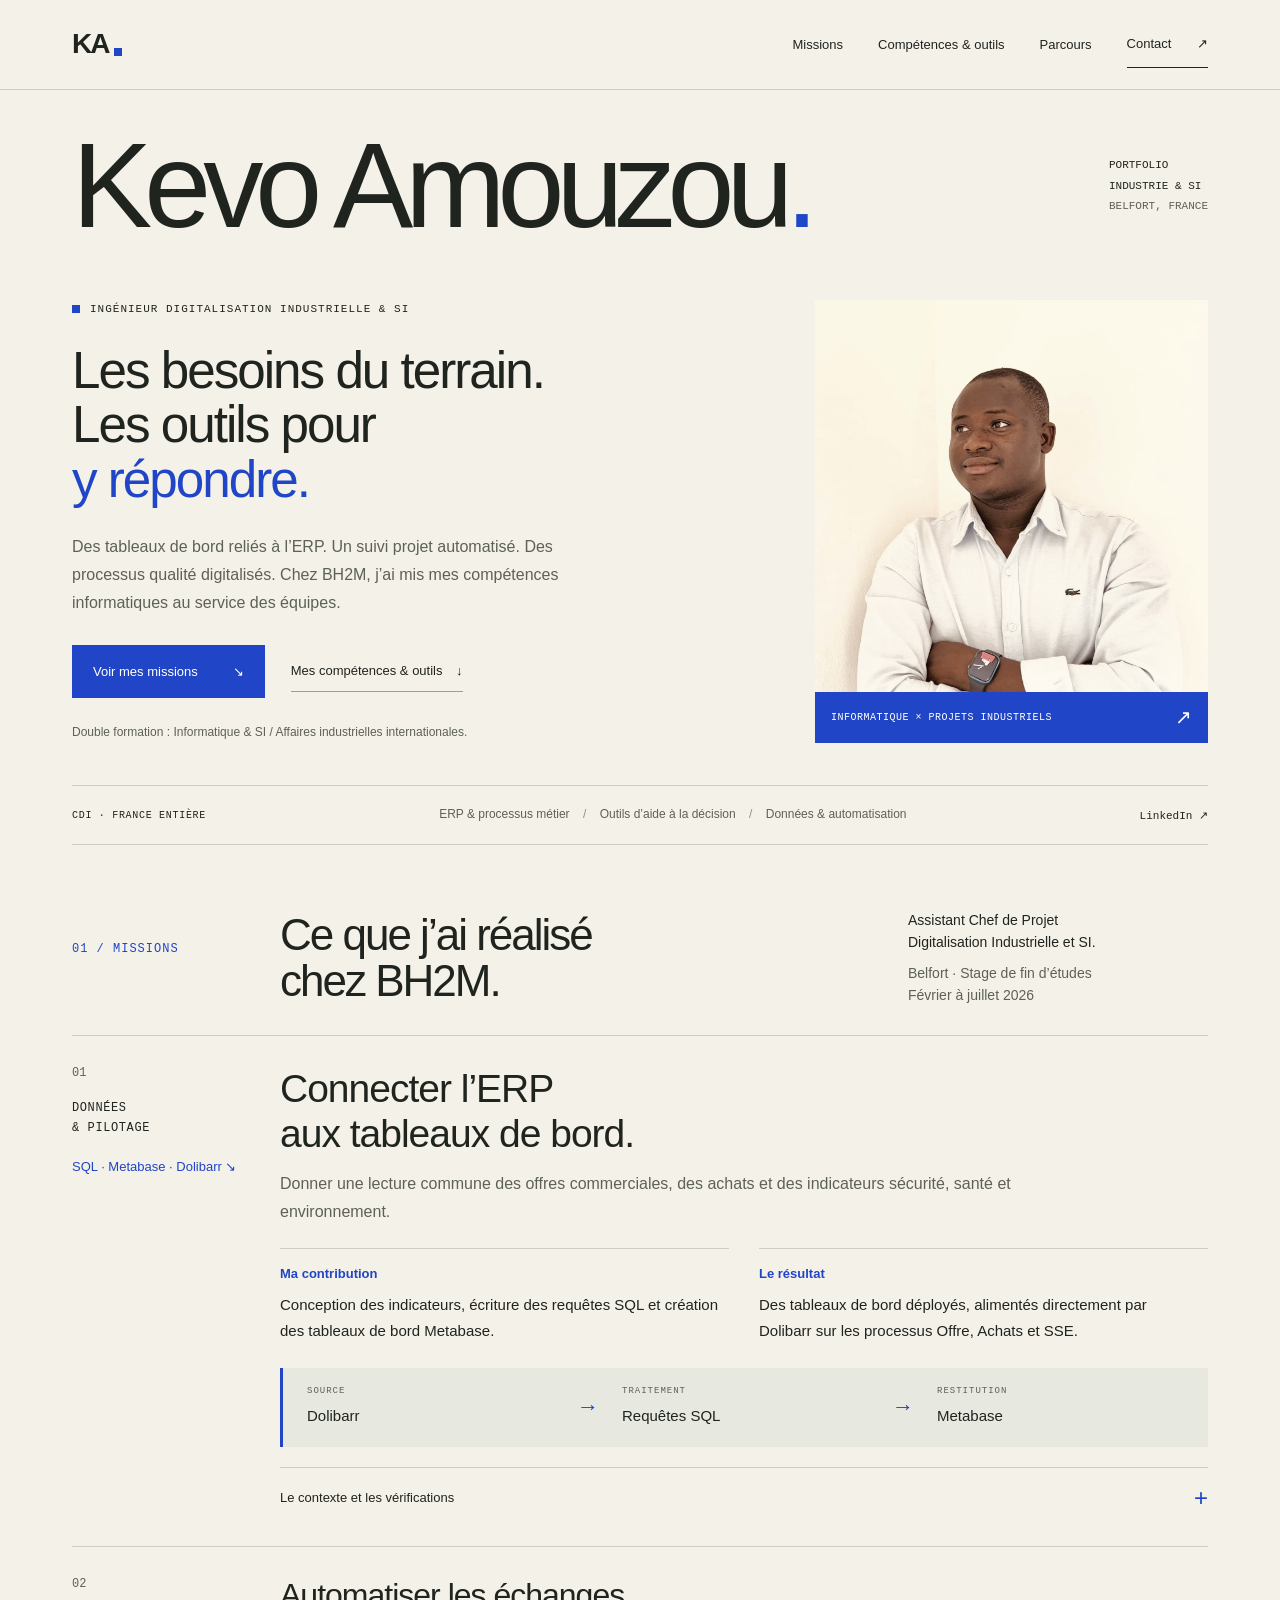
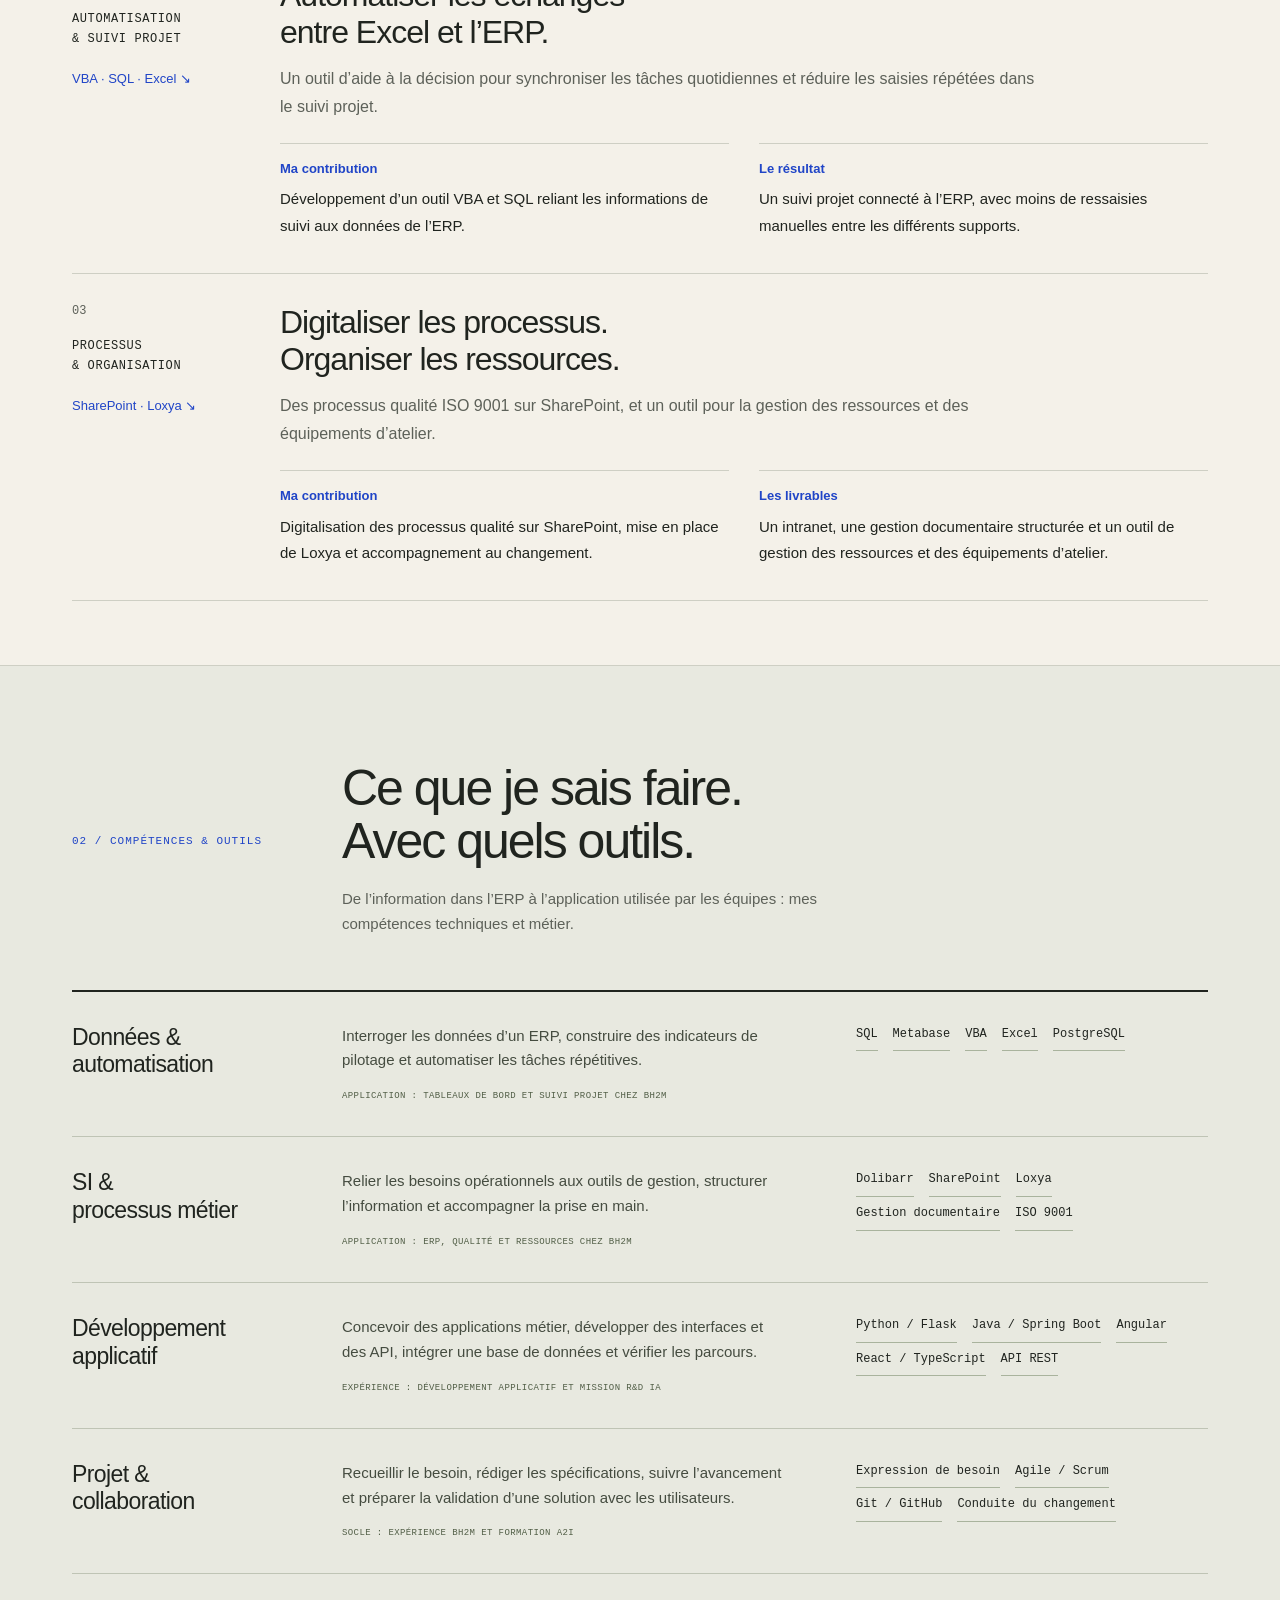
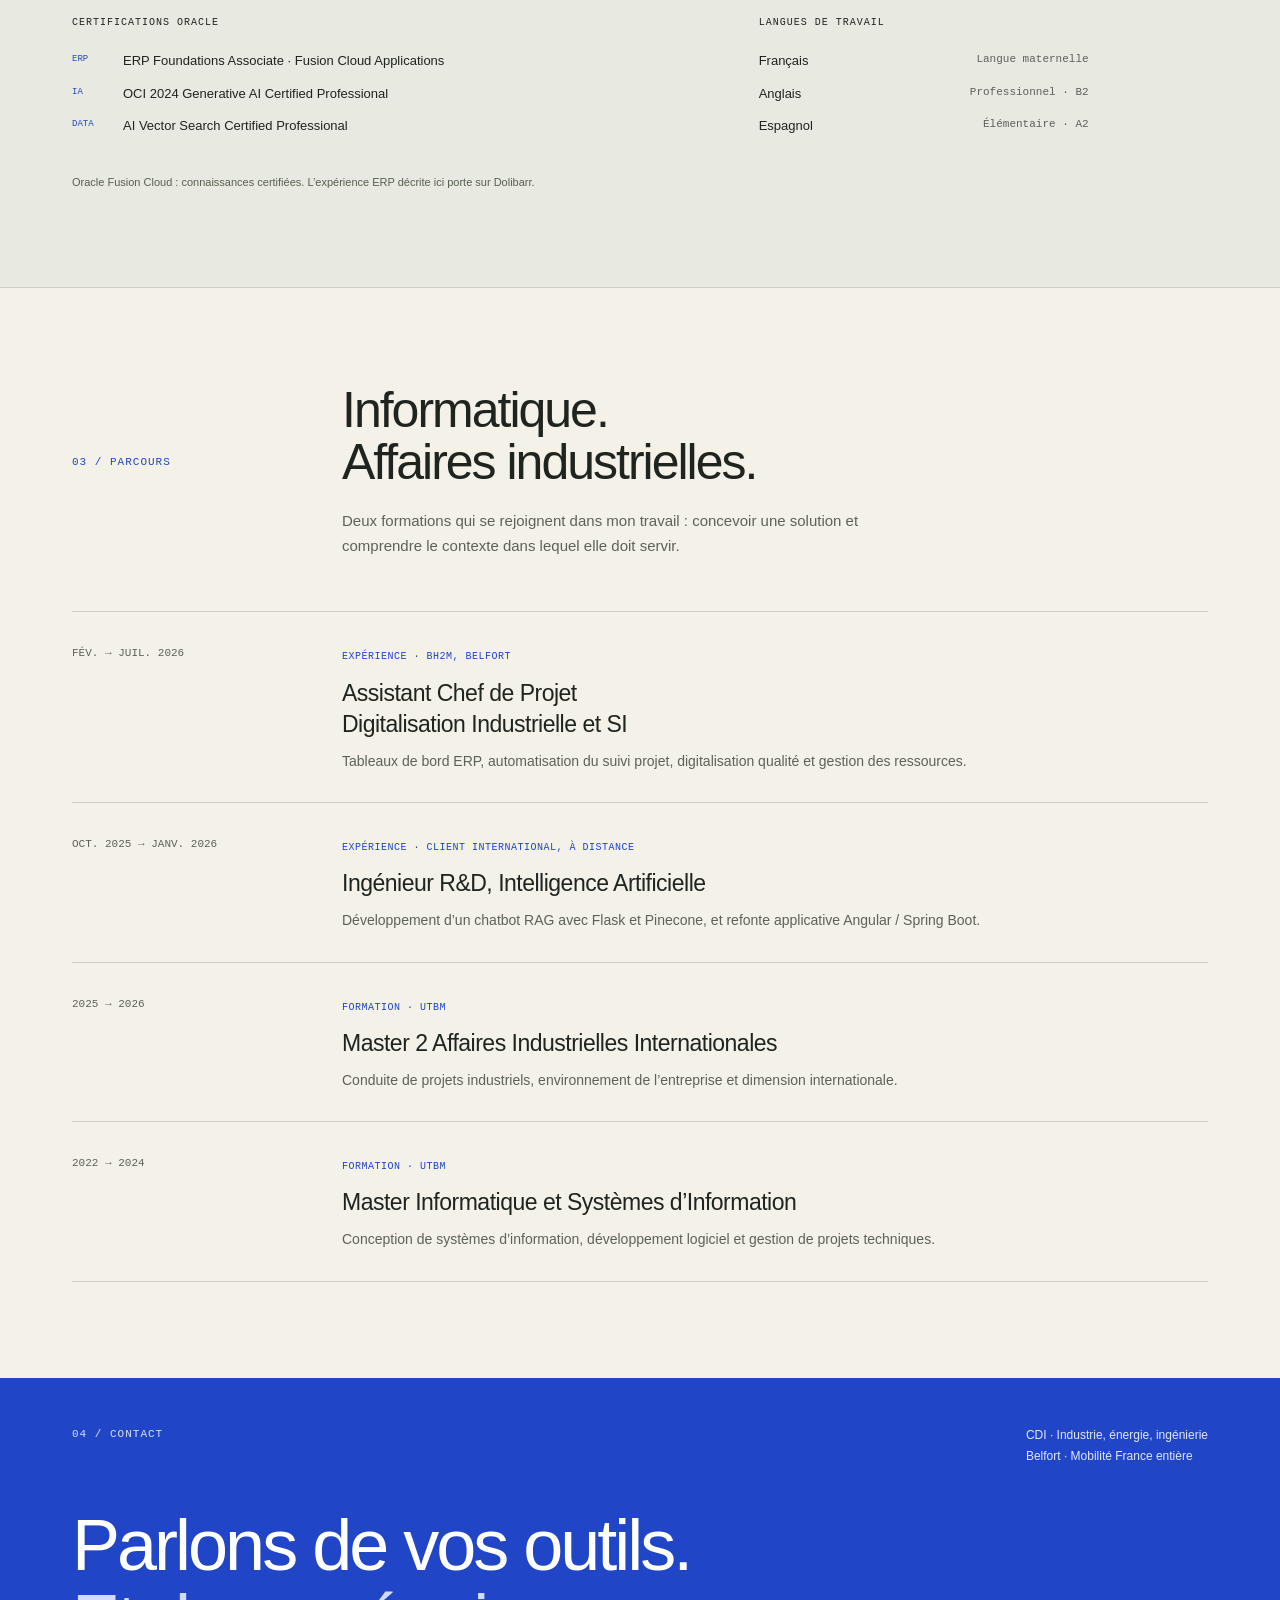
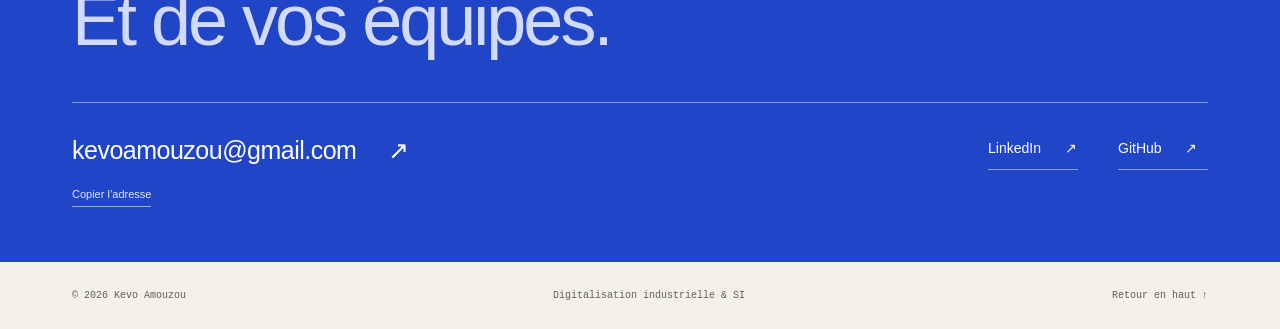
<file: index.html>
<!doctype html>
<html lang="fr">
<head>
  <meta charset="utf-8">
  <meta name="viewport" content="width=device-width, initial-scale=1">
  <meta name="description" content="Kevo Amouzou, digitalisation industrielle et systèmes d’information. Missions BH2M, compétences, outils et parcours.">
  <meta name="theme-color" content="#f4f1e9">
  <title>Kevo Amouzou · Digitalisation industrielle & SI</title>
  <link rel="canonical" href="https://kevo-amouzou.pages.dev/">
  <link rel="icon" href="/images/icon-192.png" type="image/png">
  <link rel="apple-touch-icon" href="/images/icon-512.png">
  <link rel="manifest" href="/manifest.json">
  <meta property="og:type" content="website">
  <meta property="og:locale" content="fr_FR">
  <meta property="og:title" content="Kevo Amouzou · Digitalisation industrielle & SI">
  <meta property="og:description" content="Missions BH2M, outils métier, données et automatisation. Double formation en informatique et affaires industrielles internationales.">
  <meta property="og:url" content="https://kevo-amouzou.pages.dev/">
  <meta property="og:image" content="https://kevo-amouzou.pages.dev/images/kevo.jpeg">
  <meta property="og:image:alt" content="Kevo Amouzou">
  <meta name="twitter:card" content="summary">
  <link rel="stylesheet" href="styles.css">
  <script src="script.js" defer></script>
</head>
<body>
<a class="skip" href="#contenu">Aller au contenu</a>
<header class="header wrap">
  <a class="identity" href="#accueil" aria-label="Kevo Amouzou, accueil">KA<span class="square" aria-hidden="true"></span></a>
  <nav aria-label="Navigation principale"><a href="#realisations">Missions</a><a href="#competences">Compétences & outils</a><a href="#parcours">Parcours</a><a href="#contact" class="nav-contact">Contact <span aria-hidden="true">↗</span></a></nav>
</header>
<main id="contenu">
  <section id="accueil" class="hero wrap" aria-labelledby="nom">
    <div class="name-line"><h1 id="nom">Kevo Amouzou<span>.</span></h1><p class="folio">PORTFOLIO<br>INDUSTRIE & SI<br><span>BELFORT, FRANCE</span></p></div>
    <div class="hero-grid">
      <div class="hero-copy"><p class="eyebrow"><span class="square" aria-hidden="true"></span> INGÉNIEUR DIGITALISATION INDUSTRIELLE & SI</p><h2>Les besoins du terrain.<br>Les outils pour<br><span>y répondre.</span></h2><p class="intro">Des tableaux de bord reliés à l’ERP. Un suivi projet automatisé. Des processus qualité digitalisés. Chez BH2M, j’ai mis mes compétences informatiques au service des équipes.</p><div class="actions"><a href="#realisations" class="button">Voir mes missions <span aria-hidden="true">↘</span></a><a href="#competences" class="text-link">Mes compétences & outils <span aria-hidden="true">↓</span></a></div><p class="hero-note">Double formation : Informatique & SI / Affaires industrielles internationales.</p></div>
      <figure class="hero-portrait"><img src="images/kevo.jpeg" alt="Kevo Amouzou" width="500" height="500" fetchpriority="high"><figcaption><span>INFORMATIQUE × PROJETS INDUSTRIELS</span><span aria-hidden="true">↗</span></figcaption></figure>
    </div>
    <div class="hero-bottom"><span>CDI · FRANCE ENTIÈRE</span><p>ERP & processus métier <span>/</span> Outils d’aide à la décision <span>/</span> Données & automatisation</p><a href="https://www.linkedin.com/in/kevo-amouzou" target="_blank" rel="noopener noreferrer">LinkedIn ↗<span class="sr-only"> (nouvelle fenêtre)</span></a></div>
  </section>
  <section id="realisations" class="section wrap" aria-labelledby="missions-title">
    <div class="section-heading"><p class="eyebrow">01 / MISSIONS</p><div class="mission-heading"><h2 id="missions-title">Ce que j’ai réalisé<br>chez BH2M.</h2><p>Assistant Chef de Projet<br>Digitalisation Industrielle et SI.<br><span>Belfort · Stage de fin d’études<br>Février à juillet 2026</span></p></div></div>
    <article class="mission mission-main">
      <div class="mission-aside"><span class="mission-number">01</span><span class="discipline">DONNÉES<br> & PILOTAGE</span><a href="#outil-data">SQL · Metabase · Dolibarr <span aria-hidden="true">↘</span></a></div>
      <div class="mission-content"><h3>Connecter l’ERP<br>aux tableaux de bord.</h3><p class="mission-lead">Donner une lecture commune des offres commerciales, des achats et des indicateurs sécurité, santé et environnement.</p>
        <div class="mission-proof"><div><h4>Ma contribution</h4><p>Conception des indicateurs, écriture des requêtes SQL et création des tableaux de bord Metabase.</p></div><div><h4>Le résultat</h4><p>Des tableaux de bord déployés, alimentés directement par Dolibarr sur les processus Offre, Achats et SSE.</p></div></div>
        <div class="case-flow" aria-label="Chaîne de données : ERP Dolibarr, requêtes SQL, tableaux de bord Metabase"><span><small>SOURCE</small>Dolibarr</span><b aria-hidden="true">→</b><span><small>TRAITEMENT</small>Requêtes SQL</span><b aria-hidden="true">→</b><span><small>RESTITUTION</small>Metabase</span></div>
        <details><summary>Le contexte et les vérifications <span aria-hidden="true">+</span></summary><div class="detail-grid two"><div><h4>Le besoin initial</h4><p>Les informations étaient dans l’ERP, mais le pilotage reposait sur des fichiers alimentés à la main. Il fallait fiabiliser les indicateurs et limiter la ressaisie.</p></div><div><h4>La fiabilité des indicateurs</h4><p>Vérification des règles de calcul et des statuts utilisés dans les requêtes. Le code et les données de BH2M restent confidentiels.</p></div></div></details>
      </div>
    </article>
    <article class="mission">
      <div class="mission-aside"><span class="mission-number">02</span><span class="discipline">AUTOMATISATION<br> & SUIVI PROJET</span><a href="#outil-data">VBA · SQL · Excel <span aria-hidden="true">↘</span></a></div>
      <div class="mission-content"><h3>Automatiser les échanges<br>entre Excel et l’ERP.</h3><p class="mission-lead">Un outil d’aide à la décision pour synchroniser les tâches quotidiennes et réduire les saisies répétées dans le suivi projet.</p>
        <div class="mission-proof"><div><h4>Ma contribution</h4><p>Développement d’un outil VBA et SQL reliant les informations de suivi aux données de l’ERP.</p></div><div><h4>Le résultat</h4><p>Un suivi projet connecté à l’ERP, avec moins de ressaisies manuelles entre les différents supports.</p></div></div>
      </div>
    </article>
    <article class="mission">
      <div class="mission-aside"><span class="mission-number">03</span><span class="discipline">PROCESSUS<br> & ORGANISATION</span><a href="#outil-si">SharePoint · Loxya <span aria-hidden="true">↘</span></a></div>
      <div class="mission-content"><h3>Digitaliser les processus.<br>Organiser les ressources.</h3><p class="mission-lead">Des processus qualité ISO 9001 sur SharePoint, et un outil pour la gestion des ressources et des équipements d’atelier.</p>
        <div class="mission-proof"><div><h4>Ma contribution</h4><p>Digitalisation des processus qualité sur SharePoint, mise en place de Loxya et accompagnement au changement.</p></div><div><h4>Les livrables</h4><p>Un intranet, une gestion documentaire structurée et un outil de gestion des ressources et des équipements d’atelier.</p></div></div>
      </div>
    </article>
  </section>
  <section id="competences" class="skills-section" aria-labelledby="skills-title"><div class="wrap section">
    <div class="section-heading"><p class="eyebrow">02 / COMPÉTENCES & OUTILS</p><div><h2 id="skills-title">Ce que je sais faire.<br>Avec quels outils.</h2><p>De l’information dans l’ERP à l’application utilisée par les équipes : mes compétences techniques et métier.</p></div></div>
    <div class="skills-table">
      <article class="skill-row" id="outil-data"><h3>Données &<br> automatisation</h3><div><p>Interroger les données d’un ERP, construire des indicateurs de pilotage et automatiser les tâches répétitives.</p><p class="skill-evidence">APPLICATION : TABLEAUX DE BORD ET SUIVI PROJET CHEZ BH2M</p></div><ul class="tool-list"><li>SQL</li><li>Metabase</li><li>VBA</li><li>Excel</li><li>PostgreSQL</li></ul></article>
      <article class="skill-row" id="outil-si"><h3>SI &<br> processus métier</h3><div><p>Relier les besoins opérationnels aux outils de gestion, structurer l’information et accompagner la prise en main.</p><p class="skill-evidence">APPLICATION : ERP, QUALITÉ ET RESSOURCES CHEZ BH2M</p></div><ul class="tool-list"><li>Dolibarr</li><li>SharePoint</li><li>Loxya</li><li>Gestion documentaire</li><li>ISO 9001</li></ul></article>
      <article class="skill-row"><h3>Développement<br> applicatif</h3><div><p>Concevoir des applications métier, développer des interfaces et des API, intégrer une base de données et vérifier les parcours.</p><p class="skill-evidence">EXPÉRIENCE : DÉVELOPPEMENT APPLICATIF ET MISSION R&D IA</p></div><ul class="tool-list"><li>Python / Flask</li><li>Java / Spring Boot</li><li>Angular</li><li>React / TypeScript</li><li>API REST</li></ul></article>
      <article class="skill-row"><h3>Projet &<br> collaboration</h3><div><p>Recueillir le besoin, rédiger les spécifications, suivre l’avancement et préparer la validation d’une solution avec les utilisateurs.</p><p class="skill-evidence">SOCLE : EXPÉRIENCE BH2M ET FORMATION A2I</p></div><ul class="tool-list"><li>Expression de besoin</li><li>Agile / Scrum</li><li>Git / GitHub</li><li>Conduite du changement</li></ul></article>
    </div>
    <div class="qualifications"><div><p class="eyebrow">CERTIFICATIONS ORACLE</p><ul><li><span>ERP</span> ERP Foundations Associate · Fusion Cloud Applications</li><li><span>IA</span> OCI 2024 Generative AI Certified Professional</li><li><span>DATA</span> AI Vector Search Certified Professional</li></ul></div><div class="languages"><p class="eyebrow">LANGUES DE TRAVAIL</p><p>Français <span>Langue maternelle</span></p><p>Anglais <span>Professionnel · B2</span></p><p>Espagnol <span>Élémentaire · A2</span></p></div></div>
    <p class="cert-note">Oracle Fusion Cloud : connaissances certifiées. L’expérience ERP décrite ici porte sur Dolibarr.</p>
  </div></section>
  <section id="parcours" class="section wrap" aria-labelledby="parcours-title"><div class="section-heading"><p class="eyebrow">03 / PARCOURS</p><div><h2 id="parcours-title">Informatique.<br>Affaires industrielles.</h2><p>Deux formations qui se rejoignent dans mon travail : concevoir une solution et comprendre le contexte dans lequel elle doit servir.</p></div></div>
    <div class="timeline"><article><p class="date">FÉV. → JUIL. 2026</p><div><span class="entry-type">EXPÉRIENCE · BH2M, BELFORT</span><h3>Assistant Chef de Projet<br>Digitalisation Industrielle et SI</h3><p>Tableaux de bord ERP, automatisation du suivi projet, digitalisation qualité et gestion des ressources.</p></div></article><article><p class="date">OCT. 2025 → JANV. 2026</p><div><span class="entry-type">EXPÉRIENCE · CLIENT INTERNATIONAL, À DISTANCE</span><h3>Ingénieur R&D, Intelligence Artificielle</h3><p>Développement d’un chatbot RAG avec Flask et Pinecone, et refonte applicative Angular / Spring Boot.</p></div></article><article><p class="date">2025 → 2026</p><div><span class="entry-type">FORMATION · UTBM</span><h3>Master 2 Affaires Industrielles Internationales</h3><p>Conduite de projets industriels, environnement de l’entreprise et dimension internationale.</p></div></article><article><p class="date">2022 → 2024</p><div><span class="entry-type">FORMATION · UTBM</span><h3>Master Informatique et Systèmes d’Information</h3><p>Conception de systèmes d’information, développement logiciel et gestion de projets techniques.</p></div></article></div>
  </section>
  <section id="contact" class="contact-section"><div class="wrap"><div class="contact-top"><p class="eyebrow">04 / CONTACT</p><p>CDI · Industrie, énergie, ingénierie<br>Belfort · Mobilité France entière</p></div><h2>Parlons de vos outils.<br><span>Et de vos équipes.</span></h2><div class="contact-bottom"><div><a class="contact-email" href="mailto:kevoamouzou@gmail.com">kevoamouzou@gmail.com <span aria-hidden="true">↗</span></a><button type="button" id="copy-email">Copier l’adresse</button><span id="copy-status" role="status" aria-live="polite"></span></div><div class="social-links"><a href="https://www.linkedin.com/in/kevo-amouzou" target="_blank" rel="noopener noreferrer">LinkedIn <span aria-hidden="true">↗</span><span class="sr-only"> (nouvelle fenêtre)</span></a><a href="https://github.com/amouzougit" target="_blank" rel="noopener noreferrer">GitHub <span aria-hidden="true">↗</span><span class="sr-only"> (nouvelle fenêtre)</span></a></div></div></div></section>
</main>
<footer class="footer wrap"><span>© 2026 Kevo Amouzou</span><span>Digitalisation industrielle & SI</span><a href="#accueil">Retour en haut ↑</a></footer>
</body>
</html>
</file>
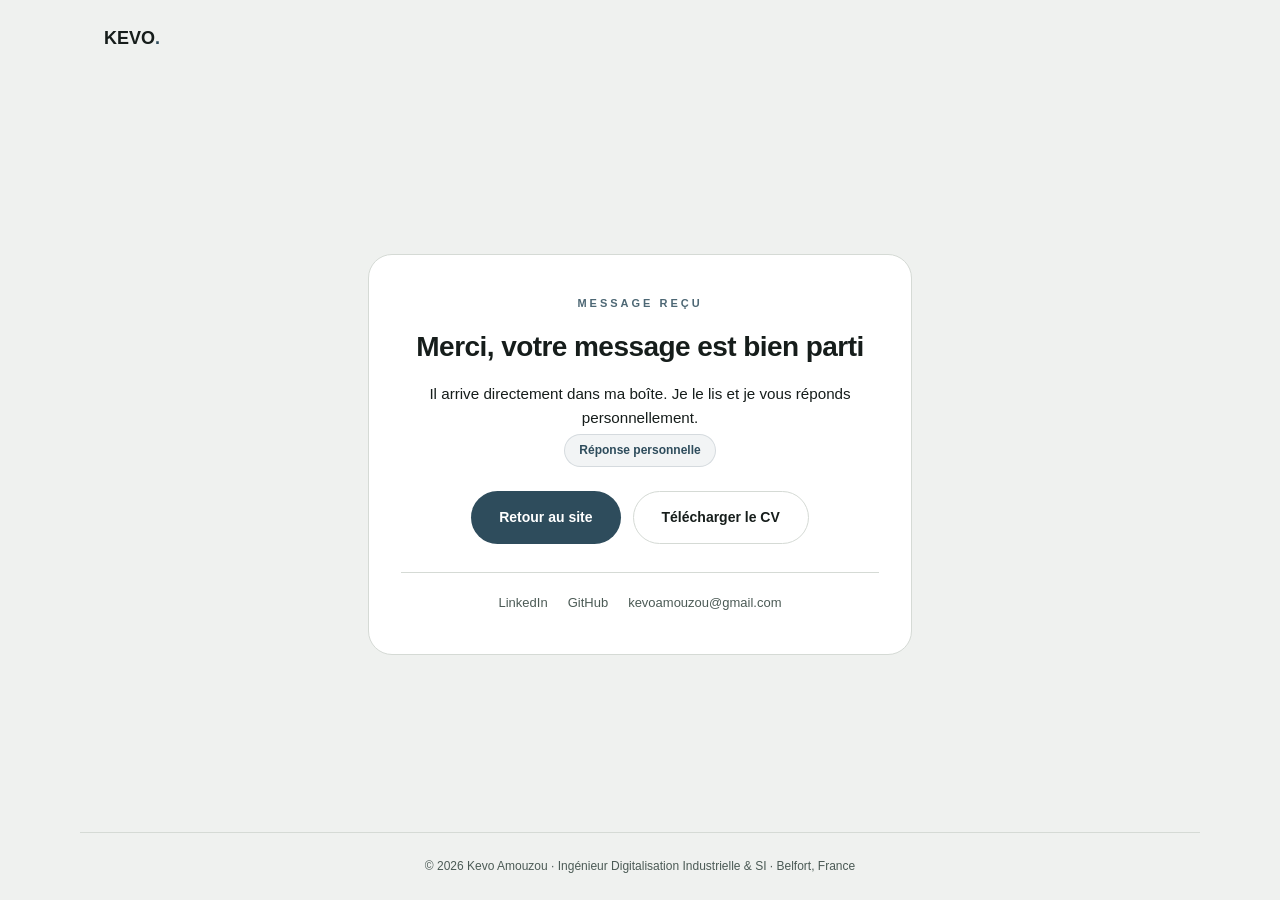
<file: merci.html>
<!DOCTYPE html>
<html lang="fr">
<head>
    <meta charset="UTF-8">
    <meta name="viewport" content="width=device-width, initial-scale=1.0">
    <title>Message reçu | Kevo Amouzou</title>
    <meta name="description" content="Votre message a bien été transmis à Kevo Amouzou.">
    <meta name="robots" content="noindex, follow">
    <meta name="theme-color" content="#EFF1EF">
    <link rel="icon" type="image/png" sizes="192x192" href="./images/icon-192.png">
    <link rel="apple-touch-icon" href="./images/icon-512.png">
    <!-- Une requete par famille : l'API Fontshare renvoie par moments une
         reponse tronquee quand plusieurs familles sont demandees dans la meme
         URL. Verifie le 1er septembre 2026 : l'URL a deux familles du site ne
         renvoyait que Clash Display, General Sans ne se chargeait pas.
         Une famille par lien, c'est stable. -->
    <link href="https://api.fontshare.com/v2/css?f[]=cabinet-grotesk@700,800&display=swap" rel="stylesheet">
    <link href="https://api.fontshare.com/v2/css?f[]=general-sans@400,500,600&display=swap" rel="stylesheet">

    <style>
        *, *::before, *::after { box-sizing: border-box; }
        html { -webkit-text-size-adjust: 100%; }
        body {
            margin: 0;
            min-height: 100vh;
            display: flex;
            flex-direction: column;
            background-color: #EFF1EF;
            color: #161D1B;
            font-family: 'General Sans', sans-serif;
            line-height: 1.6;
        }

        header, footer {
            padding: 24px;
            max-width: 1120px;
            width: 100%;
            margin: 0 auto;
        }
        footer {
            border-top: 1px solid #D5DAD5;
            font-size: .75rem;
            color: #4B5A55;
            text-align: center;
        }

        .logo {
            font-family: 'Cabinet Grotesk', sans-serif;
            font-weight: 700;
            font-size: 1.125rem;
            color: #161D1B;
            text-decoration: none;
        }
        .logo span { color: #2E4C5C; }

        main {
            flex: 1;
            display: flex;
            align-items: center;
            justify-content: center;
            padding: 24px;
        }

        .card {
            background: #FFFFFF;
            border: 1px solid #D5DAD5;
            border-radius: 24px;
            padding: 40px 32px;
            max-width: 34rem;
            width: 100%;
            text-align: center;
        }

        .eyebrow {
            font-family: 'Cabinet Grotesk', sans-serif;
            font-size: 11px;
            font-weight: 700;
            letter-spacing: 3px;
            text-transform: uppercase;
            color: rgba(46,76,92,0.85);
            display: block;
            margin-bottom: 12px;
        }

        h1 {
            font-family: 'Cabinet Grotesk', sans-serif;
            font-size: 1.75rem;
            font-weight: 700;
            letter-spacing: -0.02em;
            margin: 0 0 12px;
        }

        p { margin: 0 0 16px; color: #4B5A55; font-size: .95rem; }
        p.lead { color: #161D1B; }
        p:last-of-type { margin-bottom: 0; }

        .delai {
            display: inline-block;
            margin: 4px 0 24px;
            padding: 6px 14px;
            border-radius: 999px;
            background: rgba(46,76,92,0.06);
            border: 1px solid rgba(46,76,92,0.15);
            color: #2E4C5C;
            font-size: .75rem;
            font-weight: 600;
        }

        .actions {
            display: flex;
            flex-wrap: wrap;
            gap: 12px;
            justify-content: center;
            margin-bottom: 28px;
        }

        .btn {
            display: inline-flex;
            align-items: center;
            gap: 8px;
            padding: 14px 28px;
            border-radius: 999px;
            font-size: .875rem;
            font-weight: 700;
            text-decoration: none;
            transition: background 0.2s ease, border-color 0.2s ease, color 0.2s ease;
        }
        .btn-primary { background: #2E4C5C; color: #FFFFFF; }
        .btn-primary:hover { background: #161D1B; }
        .btn-secondary { background: #FFFFFF; border: 1px solid #D5DAD5; color: #161D1B; }
        .btn-secondary:hover { background: #E7EAE7; }

        .liens {
            display: flex;
            flex-wrap: wrap;
            gap: 20px;
            justify-content: center;
            padding-top: 20px;
            border-top: 1px solid #D5DAD5;
            font-size: .8125rem;
        }
        .liens a { color: #4B5A55; text-decoration: none; }
        .liens a:hover { color: #2E4C5C; }

        a:focus-visible, .btn:focus-visible {
            outline: 2px solid #2E4C5C;
            outline-offset: 2px;
        }

        @media (max-width: 480px) {
            .card { padding: 32px 20px; }
            h1 { font-size: 1.5rem; }
            .btn { width: 100%; justify-content: center; }
        }
    </style>
</head>
<body>

    <header>
        <a href="/" class="logo">KEVO<span>.</span></a>
    </header>

    <main>
        <div class="card">
            <span class="eyebrow">Message reçu</span>
            <h1>Merci, votre message est bien parti</h1>

            <p class="lead">
                Il arrive directement dans ma boîte. Je le lis et je vous réponds personnellement.
            </p>

            <span class="delai">Réponse personnelle</span>

            <div class="actions">
                <a href="/" class="btn btn-primary">Retour au site</a>
                <a href="./CV_Kevo_Amouzou_Industriel.pdf" target="_blank" rel="noopener noreferrer" class="btn btn-secondary">Télécharger le CV</a>
            </div>

            <div class="liens">
                <a href="https://www.linkedin.com/in/kevo-amouzou" target="_blank" rel="noopener noreferrer">LinkedIn</a>
                <a href="https://github.com/amouzougit" target="_blank" rel="noopener noreferrer">GitHub</a>
                <a href="mailto:kevoamouzou@gmail.com">kevoamouzou@gmail.com</a>
            </div>
        </div>
    </main>

    <footer>
        &copy; 2026 Kevo Amouzou · Ingénieur Digitalisation Industrielle &amp; SI · Belfort, France
    </footer>

</body>
</html>
</file>
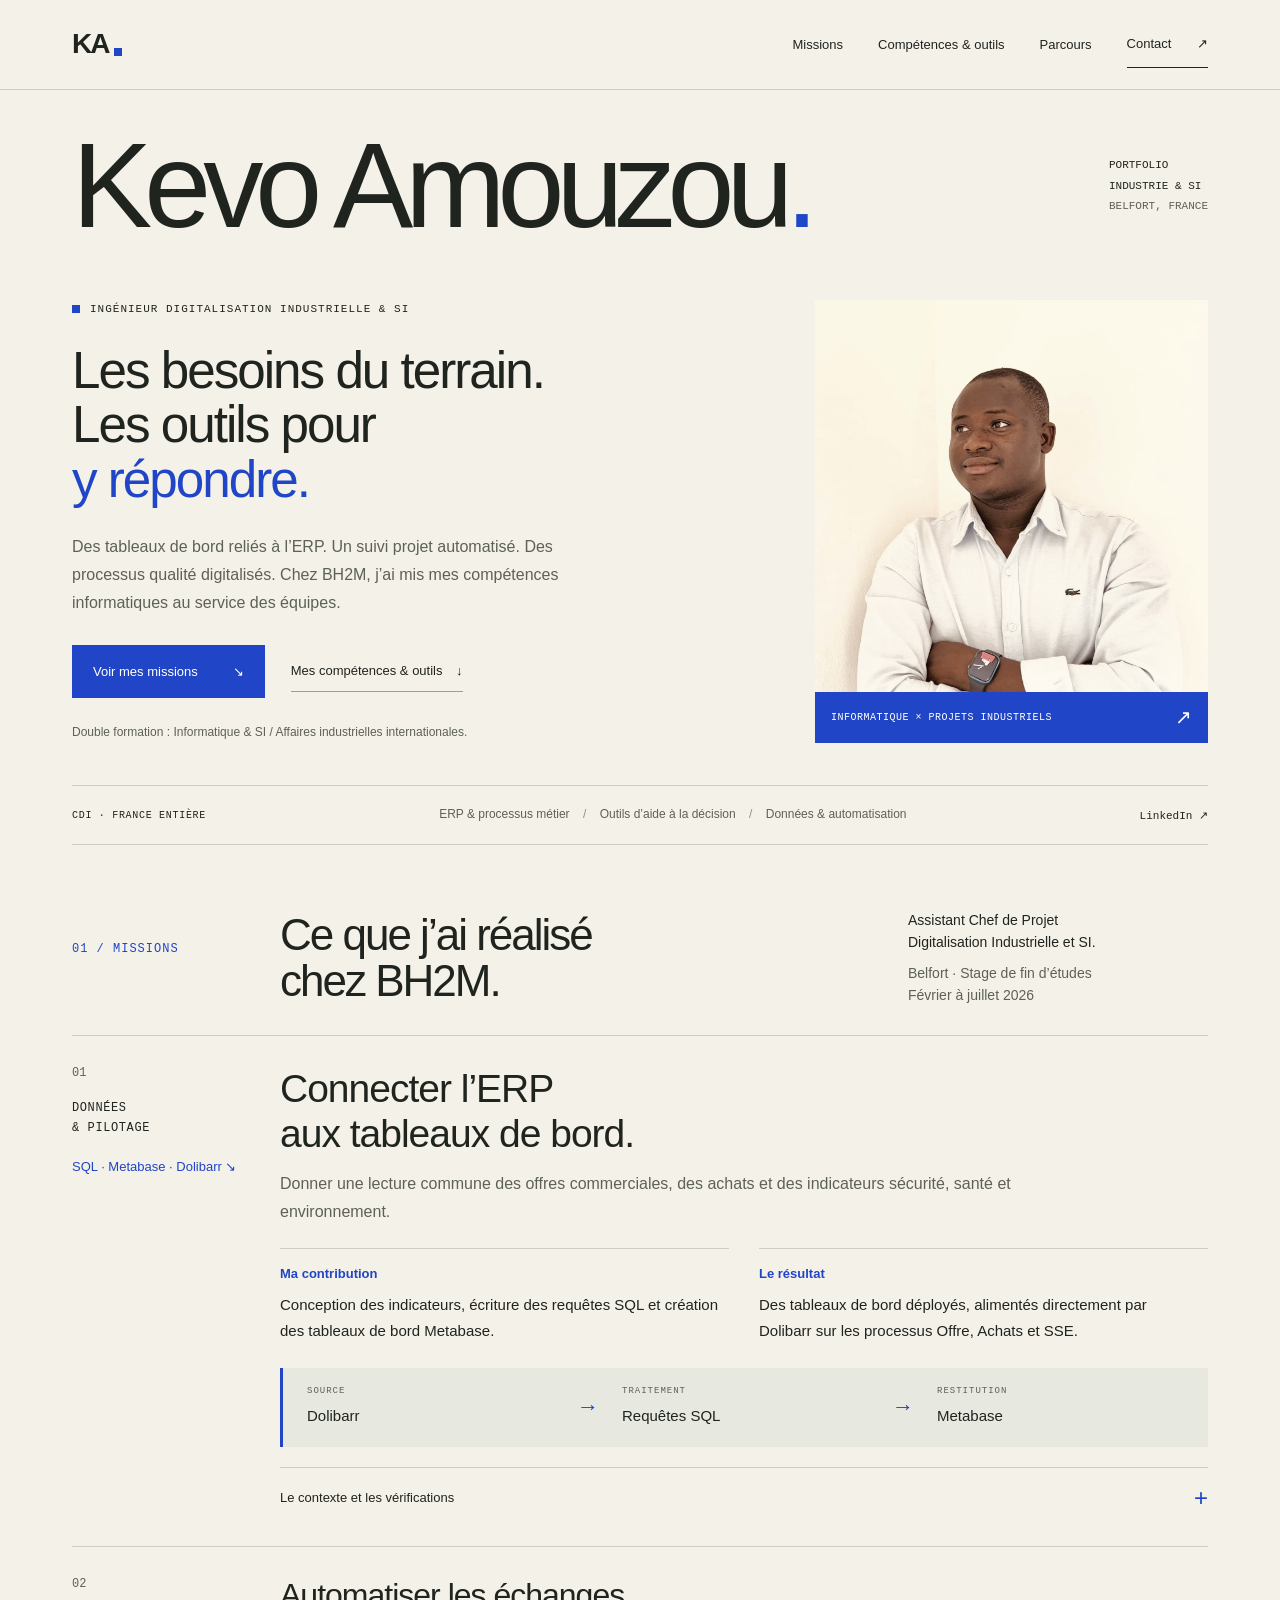
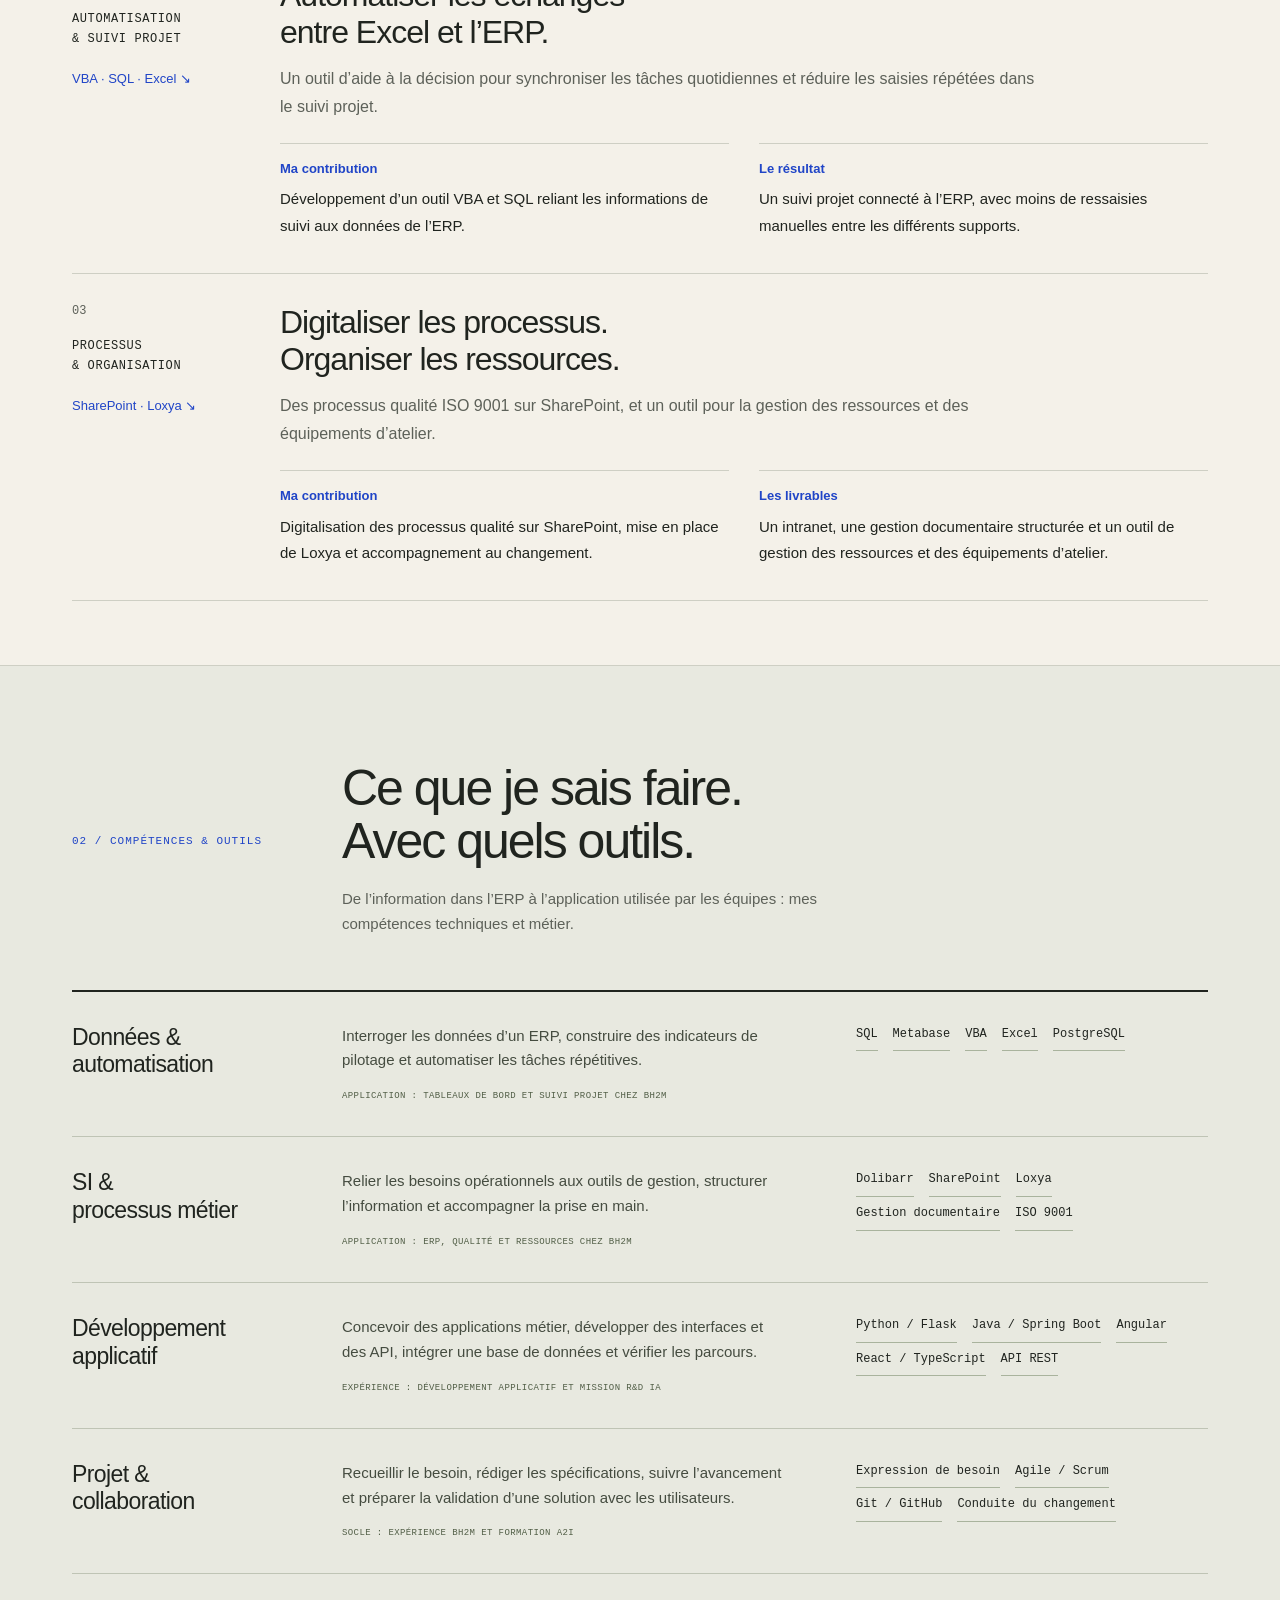
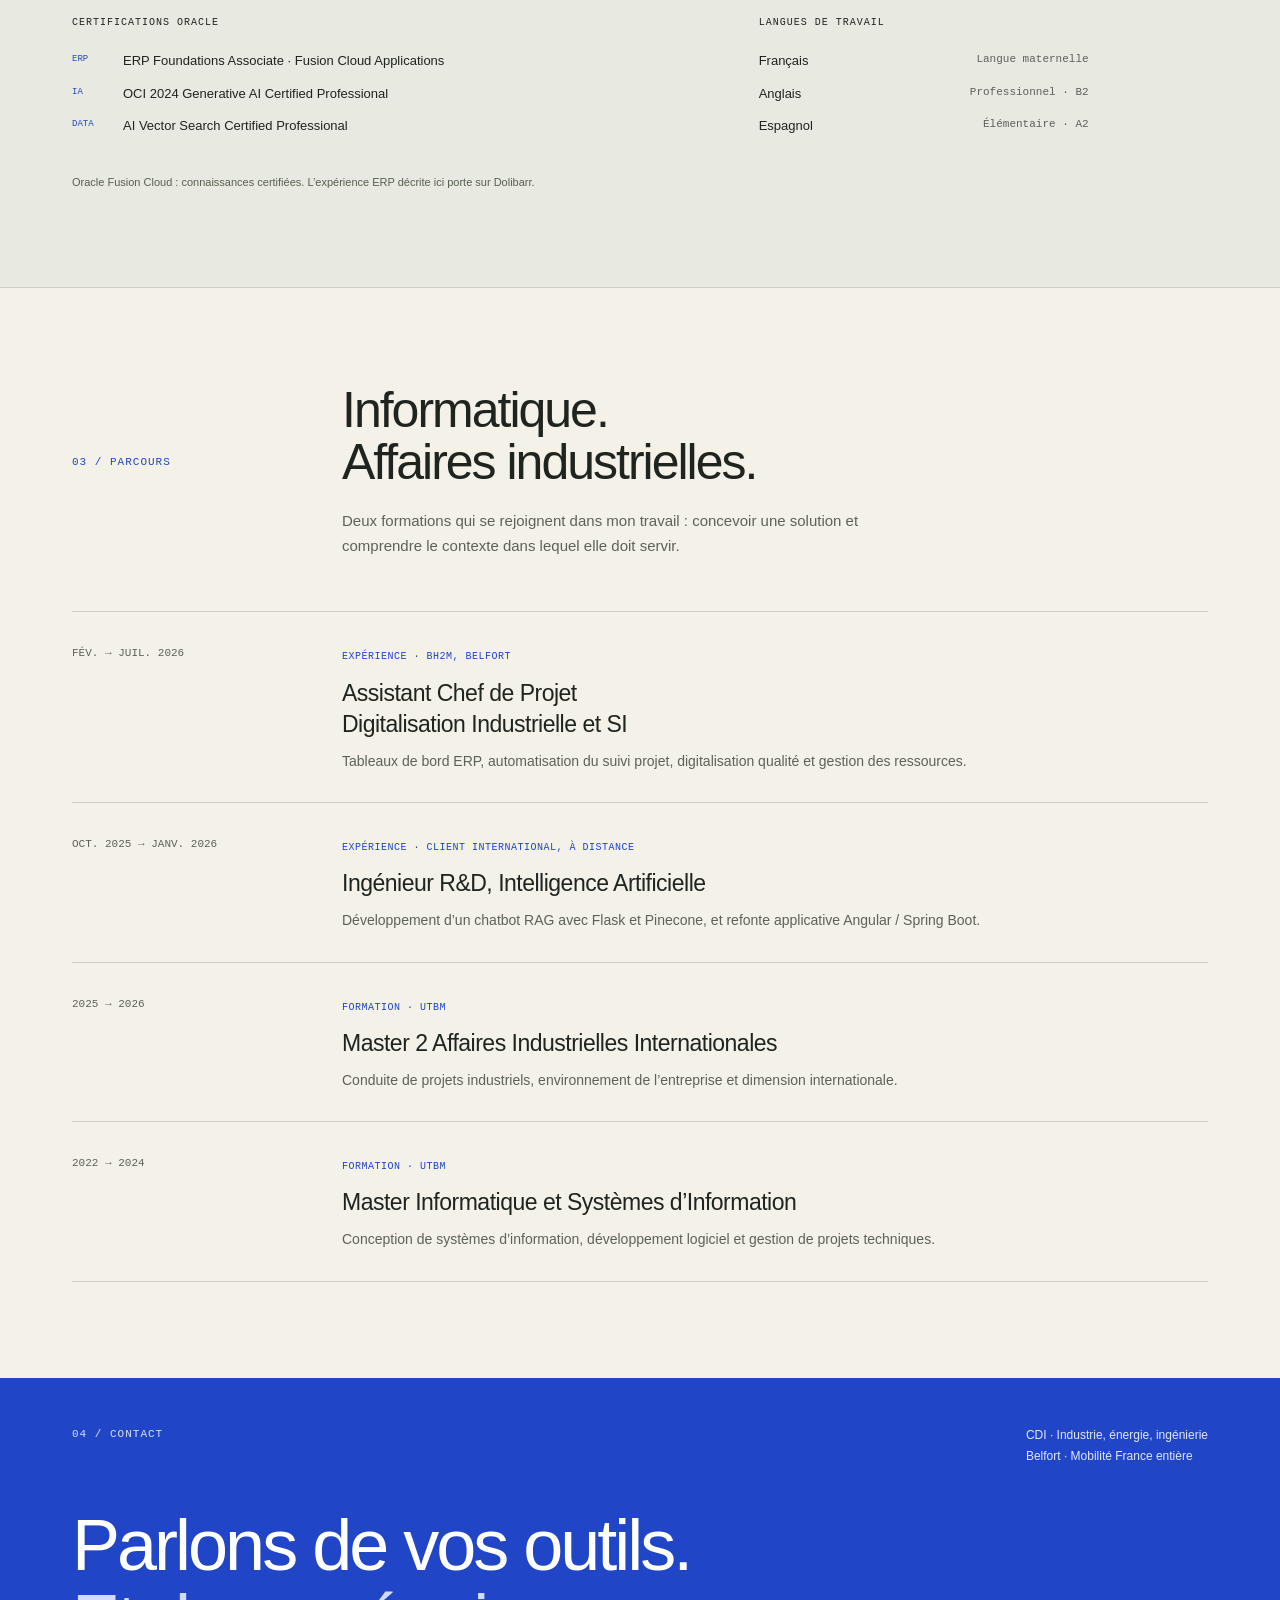
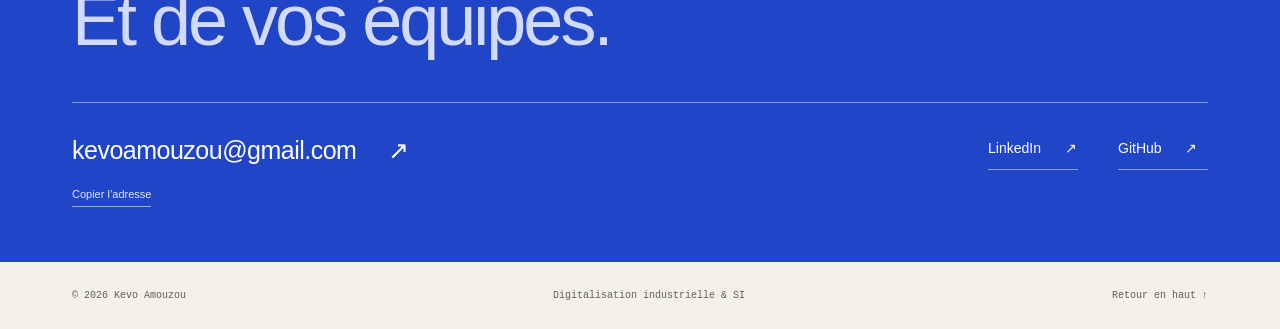
<file: projets.html>
<!doctype html>
<html lang="fr"><head><meta charset="utf-8"><meta name="viewport" content="width=device-width, initial-scale=1"><meta name="robots" content="noindex, follow"><meta http-equiv="refresh" content="0; url=/#realisations"><link rel="canonical" href="https://kevo-amouzou.pages.dev/"><title>Missions · Kevo Amouzou</title><link rel="stylesheet" href="/styles.css"></head><body><main class="wrap section"><p class="eyebrow">KEVO AMOUZOU</p><h1>Mes missions ont une nouvelle adresse.</h1><a class="button" href="/#realisations">Voir les missions BH2M ↗</a></main></body></html>
</file>
<file: styles.css>
:root{--paper:#f4f1e9;--ink:#20241f;--muted:#5d6159;--line:#cecfc4;--blue:#2045c7;--blue-light:#e9edfb;--white:#fffcf7;--mono:'SFMono-Regular',Consolas,'Liberation Mono',monospace;--sans:'Helvetica Neue',Helvetica,Arial,sans-serif}*{box-sizing:border-box}html{scroll-behavior:smooth;scroll-padding-top:28px}body{margin:0;background:var(--paper);color:var(--ink);font:16px/1.65 var(--sans);-webkit-font-smoothing:antialiased}a{color:inherit;text-decoration:none}button{font:inherit}a:focus-visible,button:focus-visible,summary:focus-visible{outline:3px solid var(--blue);outline-offset:6px}::selection{background:var(--blue);color:white}[hidden]{display:none!important}.wrap{max-width:1440px;padding-inline:72px;margin:auto}.header{display:flex;justify-content:space-between;align-items:center;min-height:90px;border-bottom:1px solid var(--line)}.identity{font-size:28px;font-weight:800;letter-spacing:-2px;display:flex;align-items:flex-end;gap:6px}.square{width:8px;height:8px;background:var(--blue);display:inline-block;flex-shrink:0}.identity .square{margin-bottom:12px}.header nav{display:flex;gap:35px;align-items:center;font-size:13px}.header nav>a{padding-block:12px}.header nav>a:hover,.text-link:hover,.mission-aside a:hover{color:var(--blue)}.nav-contact{border-bottom:1px solid var(--ink)}.nav-contact span{margin-left:22px}.hero{padding-top:34px}.name-line{display:flex;align-items:center;justify-content:space-between;gap:25px;padding-bottom:40px}.name-line h1{font-size:clamp(70px,9.4vw,134px);line-height:1.03;letter-spacing:-8px;margin:0;font-weight:500}.name-line h1>span{color:var(--blue)}.folio{font:11px/1.9 var(--mono);margin:0;white-space:nowrap}.folio>span{color:var(--muted)}.hero-grid{display:grid;grid-template-columns:1.35fr .8fr;gap:80px;align-items:center;padding-block:12px 42px}.eyebrow{font:11px/1.7 var(--mono);letter-spacing:1px;margin:0 0 25px;display:flex;align-items:center;gap:10px}h1,h2,h3,h4,p,figure{margin-top:0}h2{font-weight:500}.hero-copy h2{font-size:clamp(38px,4vw,57px);letter-spacing:-2px;line-height:1.07;margin-bottom:25px}.hero-copy h2>span{color:var(--blue)}.intro{font-size:16px;line-height:1.75;max-width:535px;color:var(--muted);margin-bottom:28px}.actions{display:flex;gap:26px;align-items:center;flex-wrap:wrap}.button{background:var(--blue);color:#fff;padding:15px 20px;font-size:13px;display:inline-flex;align-items:center;gap:35px;border:1px solid var(--blue);transition:background .2s}.button:hover{background:#15349c}.text-link{font-size:13px;border-bottom:1px solid #9c9f92;padding-block:9px}.text-link>span{margin-left:10px}.hero-note{font-size:12px;color:var(--muted);margin:25px 0 0;max-width:450px}.hero-portrait{margin:0;position:relative;align-self:stretch;min-height:370px;background:#d9d9cf;overflow:hidden}.hero-portrait img{display:block;width:100%;height:100%;position:absolute;inset:0;object-fit:cover;object-position:center 32%;filter:saturate(.65)}.hero-portrait figcaption{position:absolute;bottom:0;inset-inline:0;padding:13px 16px;background:var(--blue);color:white;display:flex;justify-content:space-between;align-items:center;font:10px var(--mono);letter-spacing:.5px}.hero-portrait figcaption>span:last-child{font-size:20px}.hero-bottom{border-block:1px solid var(--line);padding-block:19px;display:flex;justify-content:space-between;align-items:center;gap:20px}.hero-bottom>span{font:10px var(--mono);letter-spacing:.7px;white-space:nowrap}.hero-bottom p{font-size:12px;margin:0;color:var(--muted)}.hero-bottom p>span{padding-inline:10px;color:#8d9482}.hero-bottom>a{font:11px var(--mono);white-space:nowrap}.section{padding-block:96px}.section-heading{display:grid;grid-template-columns:240px 1fr;gap:30px;margin-bottom:53px}.section-heading>.eyebrow{padding-top:8px;color:var(--blue)}.section-heading h2{font-size:50px;line-height:1.05;letter-spacing:-2px;margin-bottom:20px}.section-heading>div>p{max-width:560px;color:var(--muted);font-size:15px;margin-bottom:0}.mission{display:grid;grid-template-columns:240px 1fr;gap:30px;border-top:1px solid var(--line);padding-block:37px 42px}.mission:last-child{border-bottom:1px solid var(--line)}.mission-aside{display:flex;flex-direction:column;align-items:flex-start}.mission-number{font:11px var(--mono);color:var(--muted);margin-bottom:25px}.discipline{font:11px/1.7 var(--mono);letter-spacing:1px}.mission-aside a{margin-top:23px;font-size:11px;max-width:190px;color:var(--muted)}.mission-content h3{font-weight:500;font-size:35px;letter-spacing:-1px;line-height:1.16;margin:0 0 18px}.mission-lead{color:var(--muted);max-width:640px;font-size:16px;line-height:1.75;margin-bottom:24px}.mission-main .mission-content h3{font-size:44px}.case-flow{display:flex;align-items:center;gap:23px;background:#e7e9e0;border-left:3px solid var(--blue);padding:25px 30px;margin:28px 0 22px}.case-flow>span{font-size:15px;flex:1}.case-flow small{display:block;font:9px var(--mono);letter-spacing:1px;color:var(--muted);margin-bottom:8px}.case-flow b{font-weight:400;color:var(--blue);font-size:22px}details{border-top:1px solid var(--line);margin-top:25px}summary{padding-top:16px;display:flex;align-items:center;justify-content:space-between;gap:15px;cursor:pointer;list-style:none;font-size:13px;min-height:44px}summary::-webkit-details-marker{display:none}summary>span{font-size:24px;line-height:1;color:var(--blue);transition:transform .15s}details[open] summary>span{transform:rotate(45deg)}.detail-grid{display:grid;grid-template-columns:repeat(3,1fr);gap:28px;padding-top:27px}.detail-grid.two{grid-template-columns:1fr 1fr}.detail-grid h4{font-size:13px;margin-bottom:8px;font-weight:600}.detail-grid p{font-size:14px;color:var(--muted);line-height:1.75;margin:0}.skills-section{background:#e8e9e0;border-block:1px solid var(--line)}.skills-table{border-top:2px solid var(--ink)}.skill-row{display:grid;grid-template-columns:240px 1.1fr .8fr;gap:30px;padding-block:32px;border-bottom:1px solid #bfc4b5;scroll-margin-top:24px}.skill-row h3{font-size:23px;line-height:1.2;letter-spacing:-.6px;font-weight:500;margin-bottom:0}.skill-row>div>p:first-child{font-size:15px;color:#454c40;max-width:440px;margin-bottom:15px}.skill-evidence{font:9px/1.8 var(--mono);letter-spacing:.4px;color:#515e46;margin-bottom:0}.tool-list{list-style:none;padding:0;margin:0;display:flex;flex-wrap:wrap;align-content:flex-start;gap:6px 15px}.tool-list li{font:12px/1.8 var(--mono);padding-bottom:5px;border-bottom:1px solid #a9b39d}.qualifications{display:grid;grid-template-columns:1.35fr 1fr;gap:80px;padding-top:40px}.qualifications .eyebrow{font-size:10px;margin-bottom:19px}.qualifications ul{list-style:none;padding:0;margin:0}.qualifications li{font-size:13px;margin-bottom:11px;display:flex;gap:17px}.qualifications li>span{font:9px var(--mono);min-width:34px;padding-top:4px;color:var(--blue)}.languages p:not(.eyebrow){font-size:13px;display:flex;justify-content:space-between;gap:20px;margin-bottom:11px;max-width:330px}.languages p>span{font:11px/1.8 var(--mono);color:var(--muted)}.cert-note{font-size:11px;color:#56604e;margin:25px 0 0}.timeline{border-top:1px solid var(--line)}.timeline article{display:grid;grid-template-columns:240px 1fr;gap:30px;padding-block:29px;border-bottom:1px solid var(--line)}.date{font:11px/1.8 var(--mono);margin:0;padding-top:3px;color:var(--muted)}.entry-type{font:10px/1.7 var(--mono);color:var(--blue);letter-spacing:.5px}.timeline h3{font-size:23px;font-weight:500;letter-spacing:-.5px;line-height:1.35;margin:10px 0}.timeline article>div>p{font-size:14px;max-width:640px;color:var(--muted);margin-bottom:0}.contact-section{background:var(--blue);color:white;padding-block:47px 55px}.contact-top{display:flex;align-items:flex-start;justify-content:space-between;gap:35px;margin-bottom:40px}.contact-top .eyebrow{margin:0;color:#d9e0ff}.contact-top>p:last-child{font-size:12px;line-height:1.8;color:#e2e7ff;margin:0}.contact-section h2{font-size:72px;line-height:1.05;letter-spacing:-3px;margin-bottom:43px}.contact-section h2>span{color:#d2dbff}.contact-bottom{border-top:1px solid #879be5;padding-top:27px;display:flex;justify-content:space-between;align-items:flex-start;gap:30px}.contact-email{font-size:25px;letter-spacing:-.5px;display:block}.contact-email>span{margin-left:25px}.contact-section button{display:inline-block;color:#e1e7ff;background:transparent;border:0;border-bottom:1px solid #9cadde;padding:7px 0 3px;font-size:11px;cursor:pointer;margin-top:7px}.contact-section a:focus-visible,.contact-section button:focus-visible{outline-color:white}#copy-status{font-size:11px;margin-left:13px}.social-links{display:flex;gap:40px;font-size:14px;padding-top:7px}.social-links a{border-bottom:1px solid #91a2e2;padding-bottom:9px;min-width:90px}.social-links a>span:first-child{margin-left:20px}.footer{display:flex;justify-content:space-between;gap:20px;padding-block:25px;font:10px/1.7 var(--mono);color:var(--muted)}.skip{position:absolute;top:-100px;left:16px;background:white;padding:15px;z-index:10}.skip:focus{top:10px}.sr-only{position:absolute;width:1px;height:1px;padding:0;overflow:hidden;clip:rect(0,0,0,0);white-space:nowrap}
@media(max-width:1100px){.wrap{padding-inline:40px}.name-line h1{font-size:10vw;letter-spacing:-5px}.folio{font-size:10px}.hero-grid{gap:40px}.hero-copy h2{font-size:45px}.hero-portrait{min-height:390px}.hero-bottom p{font-size:10px}.hero-bottom p>span{padding-inline:4px}.section-heading,.mission,.timeline article{grid-template-columns:190px 1fr}.skill-row{grid-template-columns:190px 1fr .9fr}.section-heading h2{font-size:45px}.qualifications{gap:40px}.case-flow{padding:22px;gap:15px}.case-flow>span{font-size:13px}.detail-grid{gap:20px}}
@media(max-width:760px){html{scroll-padding-top:20px}.wrap{padding-inline:24px}.header{min-height:76px}.identity{font-size:25px}.identity .square{margin-bottom:10px}.header nav{gap:19px;font-size:11px}.header nav>a[href='#parcours']{display:none}.nav-contact span{margin-left:6px}.hero{padding-top:30px}.name-line{display:block;padding-bottom:25px}.name-line h1{font-size:clamp(43px,11.4vw,86px);letter-spacing:-2.6px;white-space:nowrap}.folio{display:none}.hero-grid{grid-template-columns:1fr;gap:28px;padding-block:10px 28px}.eyebrow{font-size:9px;letter-spacing:.5px;gap:8px;margin-bottom:20px}.hero-copy h2{font-size:43px;line-height:1.08;letter-spacing:-1.6px;margin-bottom:20px}.intro{font-size:15px;line-height:1.75;margin-bottom:24px}.actions{gap:18px}.button{font-size:12px;padding:14px 17px;gap:28px}.text-link{font-size:12px}.hero-note{font-size:11px;margin-top:20px;max-width:320px}.hero-portrait{min-height:0;aspect-ratio:1.2;max-height:420px}.hero-portrait img{object-position:center 34%}.hero-portrait figcaption{font-size:9px;padding:11px 13px}.hero-bottom{display:flex;flex-wrap:wrap;padding-block:15px;gap:14px}.hero-bottom>span,.hero-bottom>a{font-size:9px}.hero-bottom>p{width:100%;order:3;font-size:11px;line-height:1.9}.hero-bottom>a{margin-left:auto}.hero-bottom p>span{padding-inline:5px}.section{padding-block:58px}.section-heading{display:block;margin-bottom:33px}.section-heading>.eyebrow{padding:0;margin-bottom:22px}.section-heading h2{font-size:39px;letter-spacing:-1.5px;margin-bottom:18px}.section-heading>div>p{font-size:14px}.mission{display:block;padding-block:25px 30px}.mission-aside{display:grid;grid-template-columns:27px 1fr;align-items:start;column-gap:14px;margin-bottom:24px}.mission-number{margin:2px 0 0;grid-row:span 2}.discipline{font-size:10px;line-height:1.6}.discipline br{display:none}.mission-aside a{grid-column:2;margin-top:5px;max-width:none;font-size:10px}.mission-main .mission-content h3{font-size:35px}.mission-content h3{font-size:29px;line-height:1.16}.mission-lead{font-size:15px}.case-flow{padding:18px 14px;gap:10px;flex-wrap:wrap}.case-flow>span{font-size:11px;min-width:60px}.case-flow small{font-size:8px;letter-spacing:.3px}.case-flow b{font-size:16px}summary{font-size:12px}.detail-grid,.detail-grid.two{grid-template-columns:1fr;gap:22px}.detail-grid p{font-size:14px}.skill-row{grid-template-columns:1fr;gap:19px;padding-block:28px}.skill-row h3{font-size:25px}.skill-row h3 br{display:none}.skill-row>div>p:first-child{font-size:15px;max-width:100%}.skill-evidence{font-size:9px;max-width:320px}.tool-list{gap:8px 15px}.tool-list li{font-size:11px}.qualifications{grid-template-columns:1fr;gap:28px;padding-top:32px}.qualifications li{font-size:12px;line-height:1.7}.languages p:not(.eyebrow){max-width:none}.cert-note{font-size:11px;line-height:1.8}.timeline article{display:block;padding-block:25px}.date{font-size:10px;margin-bottom:15px}.entry-type{font-size:9px}.timeline h3{font-size:23px;line-height:1.3}.timeline article>div>p{font-size:14px}.contact-section{padding-block:32px 37px}.contact-top{display:block;margin-bottom:28px}.contact-top .eyebrow{margin-bottom:18px}.contact-top>p:last-child{font-size:11px}.contact-section h2{font-size:43px;letter-spacing:-1.5px;margin-bottom:32px}.contact-bottom{display:block;padding-top:23px}.contact-email{font-size:20px;letter-spacing:-.6px}.contact-email>span{margin-left:8px}.social-links{margin-top:29px;gap:30px;font-size:13px}.social-links a{min-width:110px}.footer{flex-wrap:wrap;font-size:9px;padding-block:22px}.footer>span:nth-child(2){display:none}}
@media(max-width:370px){.wrap{padding-inline:19px}.header nav{gap:13px;font-size:10px}.name-line h1{font-size:11.2vw}.hero-copy h2{font-size:38px}.contact-section h2{font-size:37px}.contact-email{font-size:18px}.case-flow{gap:8px;padding-inline:10px}.case-flow>span{font-size:10px}}
@media(prefers-reduced-motion:reduce){html{scroll-behavior:auto}*,*:before,*:after{transition:none!important}}

/* Missions : priorité à la contribution et aux livrables, lisibles sans clic. */
#realisations{padding-block:64px}
#realisations .section-heading{grid-template-columns:180px 1fr;gap:28px;margin-bottom:28px}
#realisations .section-heading>.eyebrow{font-size:12px}
#realisations .mission-heading{display:grid;grid-template-columns:1fr 300px;gap:28px;align-items:center}
#realisations .mission-heading h2{font-size:44px;margin-bottom:0}
#realisations .mission-heading>p{font-size:14px;line-height:1.6;margin:0;color:var(--ink)}
#realisations .mission-heading>p>span{display:block;color:var(--muted);margin-top:8px}
.mission{grid-template-columns:180px 1fr;gap:28px;padding-block:30px 34px}
.mission-number{font-size:12px;margin-bottom:18px}
.discipline{font-size:12px;letter-spacing:.6px}
.mission-aside a{font-size:13px;line-height:1.8;margin-top:17px;max-width:175px;color:var(--blue);text-underline-offset:4px}
.mission-aside a:hover{text-decoration:underline}
.mission-main .mission-content h3{font-size:39px}
.mission-content h3{font-size:32px;margin-bottom:14px}
.mission-lead{max-width:760px;margin-bottom:22px}
.mission-proof{display:grid;grid-template-columns:1fr 1fr;gap:30px;margin-block:22px 0}
.mission-proof>div{border-top:1px solid var(--line);padding-top:15px}
.mission-proof h4{font-size:13px;font-weight:600;line-height:1.5;margin-bottom:8px;color:var(--blue)}
.mission-proof p{font-size:15px;line-height:1.75;margin:0;max-width:440px;color:var(--ink)}
.mission .case-flow{padding:18px 24px;margin-block:24px 0}
.mission details{margin-top:20px}
@media(max-width:1100px){
  #realisations .section-heading,.mission{grid-template-columns:156px 1fr;gap:24px}
  #realisations .mission-heading{grid-template-columns:1fr 245px;gap:22px}
  #realisations .mission-heading h2{font-size:37px}
  #realisations .mission-heading>p{font-size:12px}
  .mission-aside a{max-width:150px;font-size:12px}
  .mission-proof{gap:24px}
}
@media(max-width:900px) and (min-width:761px){
  #realisations .mission-heading{grid-template-columns:1fr}
  #realisations .mission-heading>p{font-size:13px}
}
@media(max-width:760px){
  #realisations{padding-block:40px}
  #realisations .section-heading{display:block;margin-bottom:27px}
  #realisations .section-heading>.eyebrow{font-size:10px}
  #realisations .mission-heading{display:block}
  #realisations .mission-heading h2{font-size:37px;margin-bottom:18px}
  #realisations .mission-heading>p{font-size:14px}
  .mission{display:block;padding-block:25px 29px}
  .mission-aside{margin-bottom:21px}
  .mission-number{font-size:11px;margin:2px 0 0}
  .discipline{font-size:11px}
  .mission-aside a{font-size:12px;margin-top:7px;max-width:none}
  .mission-main .mission-content h3{font-size:33px}
  .mission-content h3{font-size:29px}
  .mission-proof{grid-template-columns:1fr;gap:19px;margin-top:21px}
  .mission-proof>div{padding-top:13px}
  .mission-proof h4{font-size:13px;margin-bottom:7px}
  .mission-proof p{font-size:15px;max-width:none}
  .mission .case-flow{padding:17px 13px}
}
</file>
